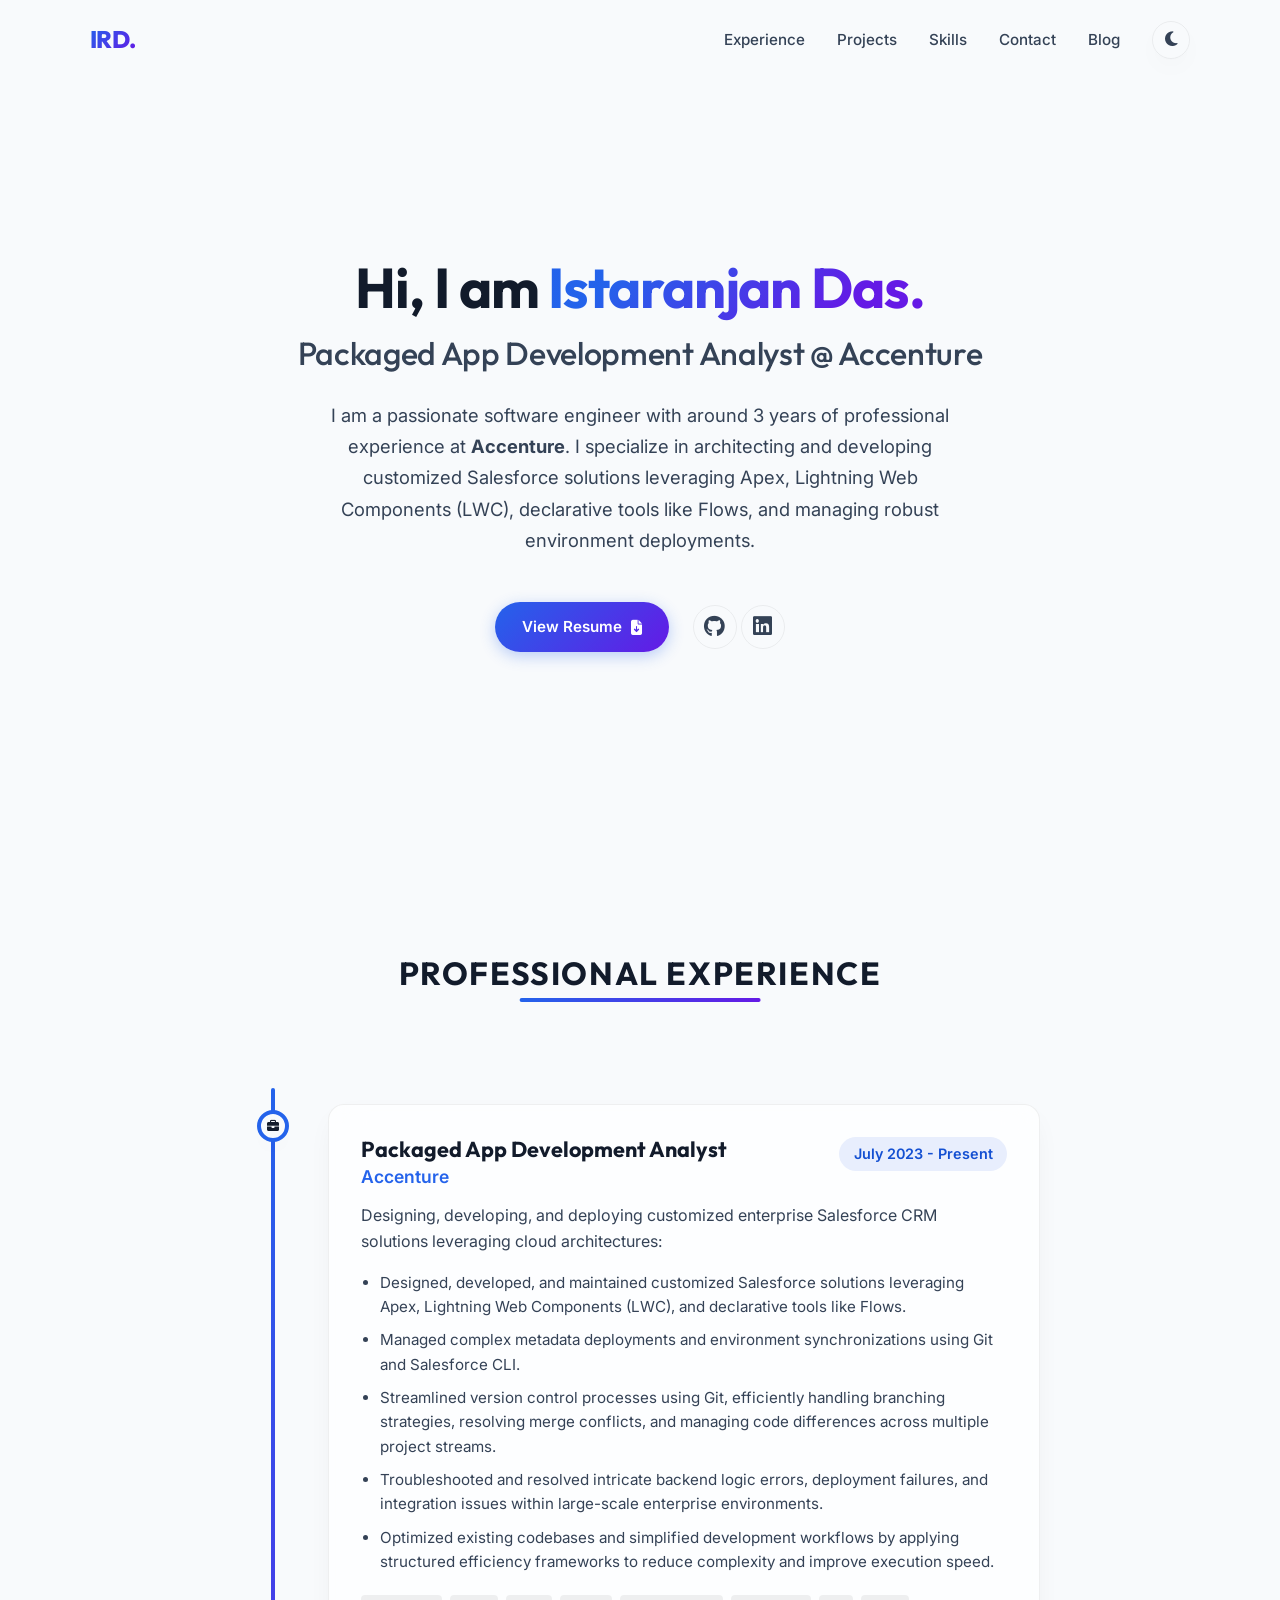
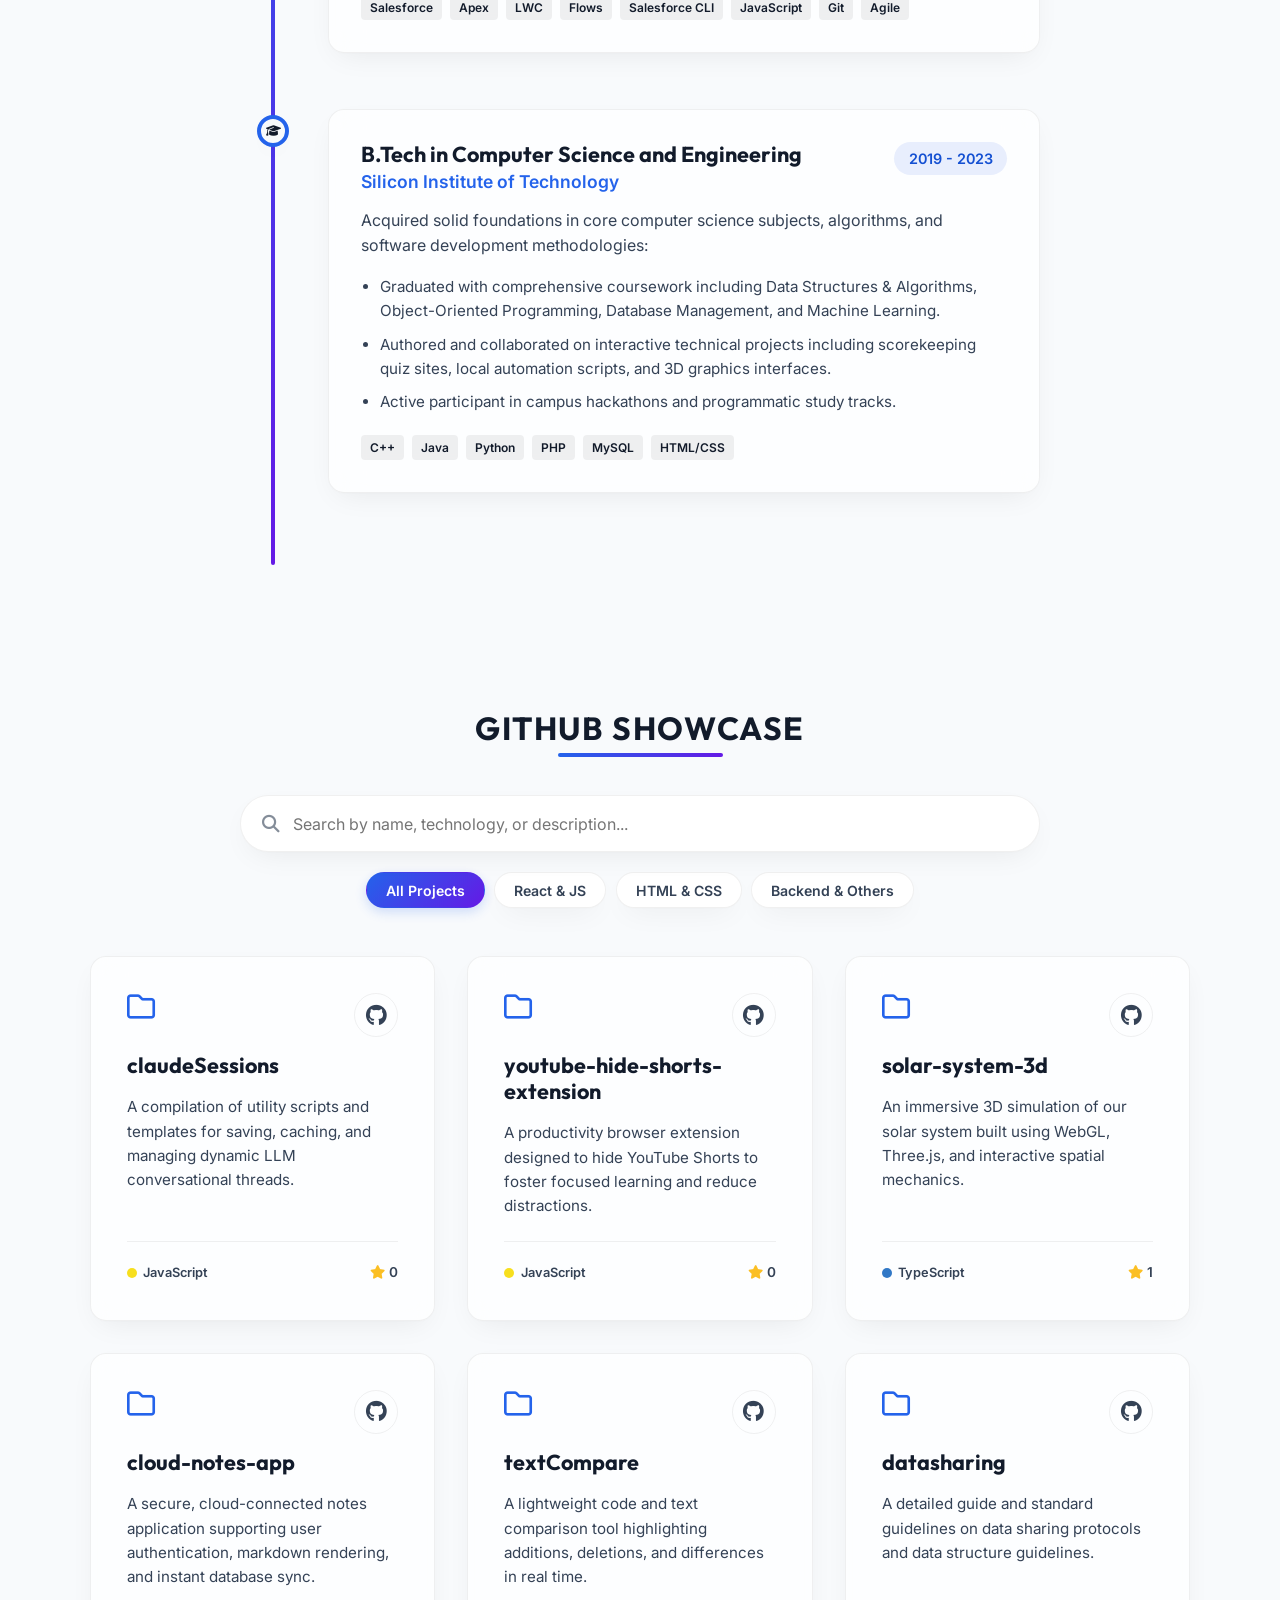
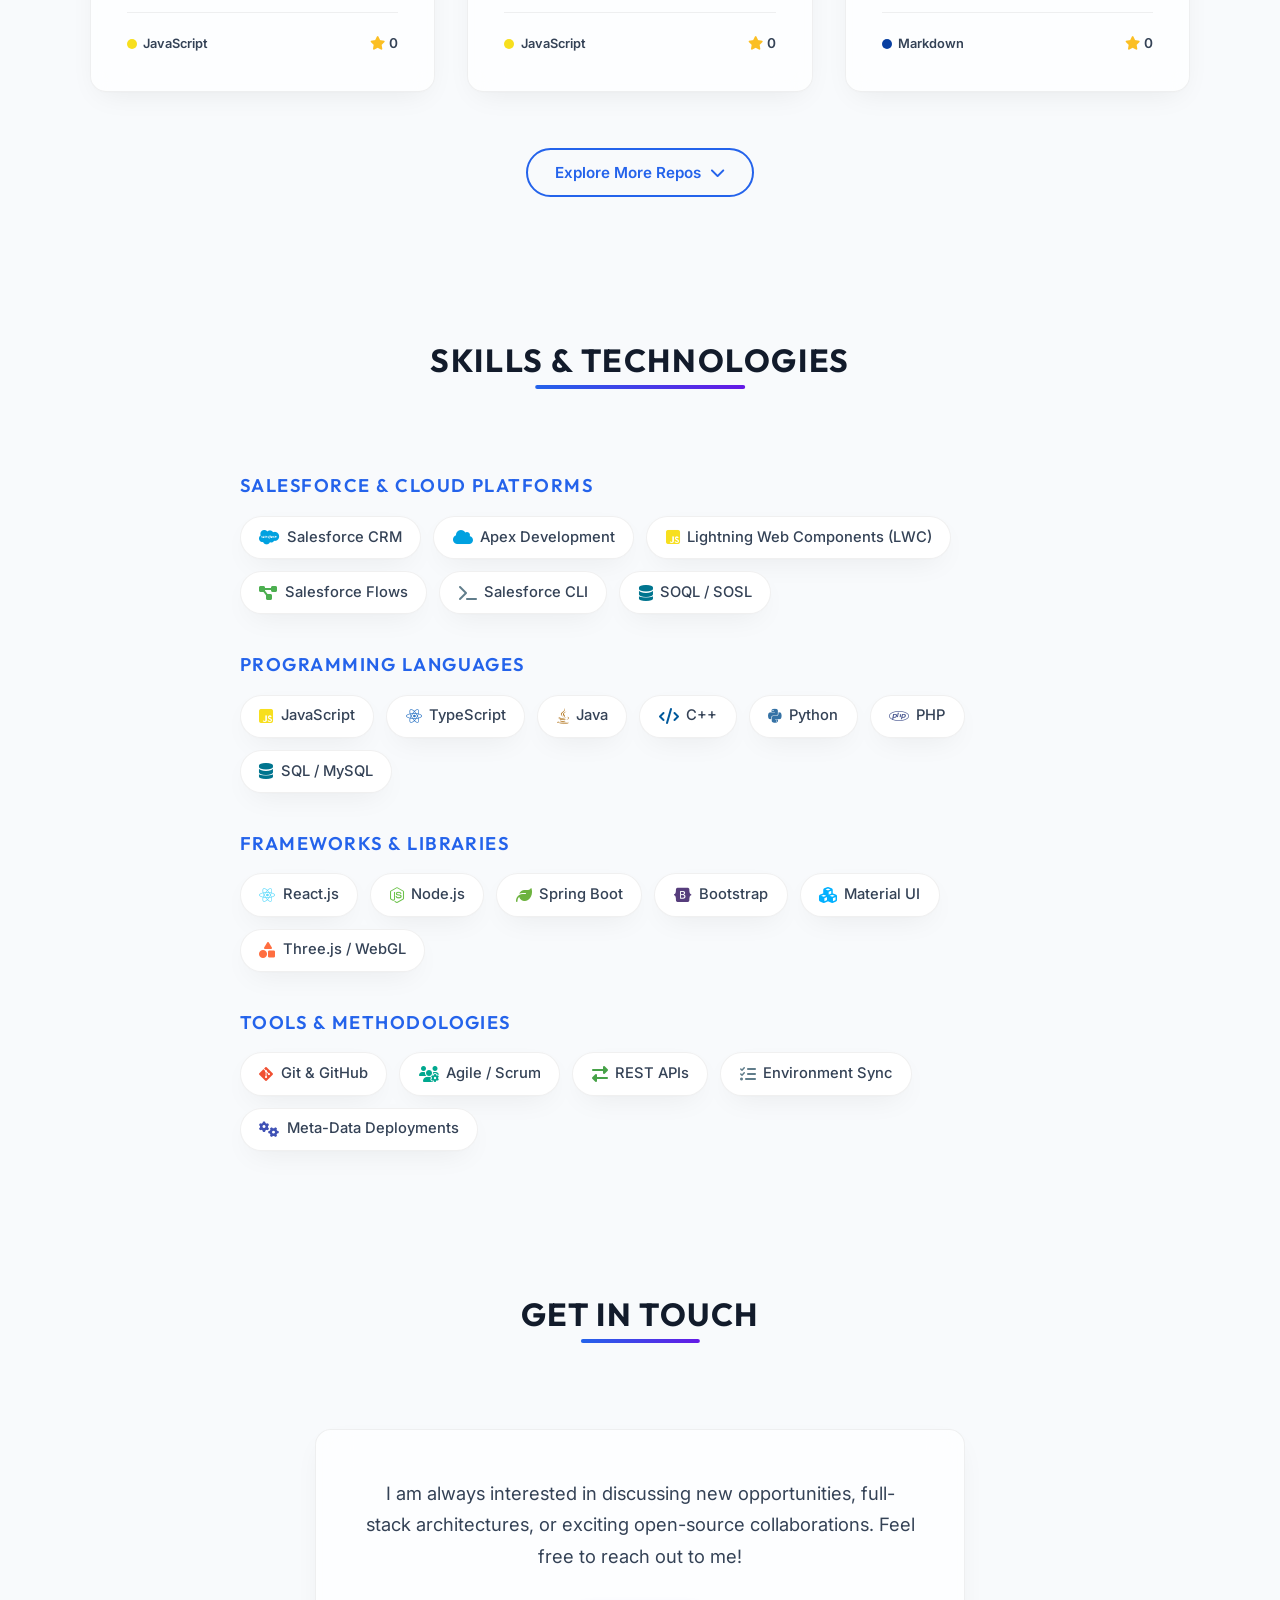
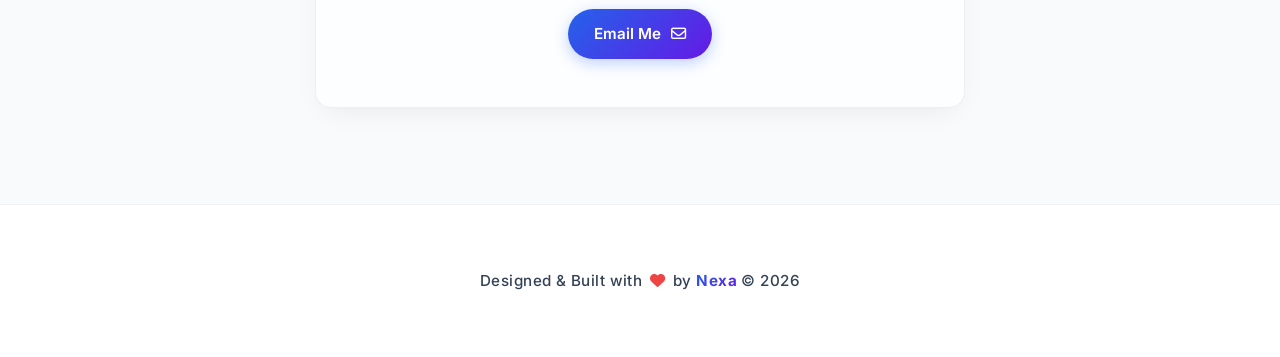
<file: index.html>
<!DOCTYPE html>
<html lang="en">
  <head>
    <meta charset="UTF-8" />
    <meta name="viewport" content="width=device-width, initial-scale=1" />
    <meta name="description" content="Istaranjan Das - Portfolio | Full-Stack Software Engineer at Accenture" />
    <meta name="keywords" content="Istaranjan Das, Portfolio, Software Engineer, Accenture, Full-Stack, React, Java, Silicon Institute of Technology, Web Developer" />
    <meta name="author" content="Istaranjan Das" />
    
    <!-- Open Graph Meta Tags for Social Sharing -->
    <meta property="og:title" content="Istaranjan Das | Portfolio" />
    <meta property="og:description" content="Full-Stack Software Engineer at Accenture. Explore my projects, skills, and professional journey." />
    <meta property="og:type" content="website" />
    <meta property="og:url" content="https://github.com/istaranjandas" />

    <!-- Google Fonts Links -->
    <link rel="preconnect" href="https://fonts.googleapis.com" />
    <link rel="preconnect" href="https://fonts.gstatic.com" crossorigin />
    
    <!-- Font Awesome (Robust CSS CDN to bypass adblockers) -->
    <link rel="stylesheet" href="https://cdnjs.cloudflare.com/ajax/libs/font-awesome/6.4.0/css/all.min.css" />
    
    <!-- Stylesheet -->
    <link rel="stylesheet" href="styles.css?v=1.3" />
    
    <title>Istaranjan Das | Portfolio</title>
  </head>
  <body class="light" id="top">
    <!-- Header Navigation -->
    <header class="header center" id="main-header">
      <div class="header__content">
        <h3>
          <a href="#top" class="logo">IRD.</a>
        </h3>

        <nav class="nav">
          <ul class="nav__list">
            <li class="nav__list-item">
              <a class="link link--nav" href="#experience">Experience</a>
            </li>
            <li class="nav__list-item">
              <a class="link link--nav" href="#projects">Projects</a>
            </li>
            <li class="nav__list-item">
              <a class="link link--nav" href="#skills">Skills</a>
            </li>
            <li class="nav__list-item">
              <a class="link link--nav" href="#contact">Contact</a>
            </li>
            <li class="nav__list-item">
              <a class="link link--nav" href="blog.html">Blog</a>
            </li>
          </ul>

          <div class="nav__actions">
            <!-- Theme toggle button -->
            <button type="button" aria-label="toggle theme" class="btn btn--icon">
              <i aria-hidden="true" id="btn-theme" class="fas fa-moon"></i>
            </button>

            <!-- Mobile menu hamburger -->
            <button
              type="button"
              aria-label="toggle navigation"
              class="btn btn--icon nav__hamburger"
            >
              <i aria-hidden="true" class="fas fa-bars"></i>
            </button>
          </div>
        </nav>
      </div>
    </header>

    <main>
      <!-- Hero Section -->
      <section class="about-container">
        <h1 class="hero-animate hero-animate-1">Hi, I am <span class="about__name">Istaranjan Das.</span></h1>
        <h2 class="about__role hero-animate hero-animate-2">Packaged App Development Analyst @ Accenture</h2>
        <p class="about__desc hero-animate hero-animate-3">
          I am a passionate software engineer with around 3 years of professional experience at <strong>Accenture</strong>. 
          I specialize in architecting and developing customized Salesforce solutions leveraging Apex, Lightning Web Components (LWC), 
          declarative tools like Flows, and managing robust environment deployments.
        </p>

        <div class="about__contact hero-animate hero-animate-4">
          <a href="https://drive.google.com/file/d/1Yy-6Q1cOYbucDfuZ_nM-Kw_yaNDpH4MH/view?usp=sharing" target="_blank" class="btn--action btn--filled">
            <span>View Resume</span> <i class="fas fa-file-download"></i>
          </a>
          
          <div class="social-links-wrapper">
            <a
              href="https://github.com/istaranjandas"
              aria-label="github"
              target="_blank"
              class="link--social"
            >
              <i aria-hidden="true" class="fab fa-github"></i>
            </a>

            <a
              href="https://linkedin.com/in/istaranjandas"
              aria-label="linkedin"
              target="_blank"
              class="link--social"
            >
              <i aria-hidden="true" class="fab fa-linkedin"></i>
            </a>
          </div>
        </div>
      </section>

      <!-- Professional Experience Section -->
      <section id="experience" class="section experience">
        <h2 class="section__title">Professional Experience</h2>
        
        <div class="experience-timeline">
          <!-- Timeline Item 1: Accenture -->
          <div class="timeline-item reveal-element">
            <div class="timeline-dot">
              <i class="fas fa-briefcase"></i>
            </div>
            <div class="timeline-content glass-panel">
              <div class="timeline-header">
                <div>
                  <h3 class="timeline-role">Packaged App Development Analyst</h3>
                  <span class="timeline-company">Accenture</span>
                </div>
                <span class="timeline-date">July 2023 - Present</span>
              </div>
              <p class="timeline-desc">
                Designing, developing, and deploying customized enterprise Salesforce CRM solutions leveraging cloud architectures:
              </p>
              <ul class="timeline-bullets">
                <li>Designed, developed, and maintained customized Salesforce solutions leveraging Apex, Lightning Web Components (LWC), and declarative tools like Flows.</li>
                <li>Managed complex metadata deployments and environment synchronizations using Git and Salesforce CLI.</li>
                <li>Streamlined version control processes using Git, efficiently handling branching strategies, resolving merge conflicts, and managing code differences across multiple project streams.</li>
                <li>Troubleshooted and resolved intricate backend logic errors, deployment failures, and integration issues within large-scale enterprise environments.</li>
                <li>Optimized existing codebases and simplified development workflows by applying structured efficiency frameworks to reduce complexity and improve execution speed.</li>
              </ul>
              <div class="timeline-tech-stack">
                <span class="tech-tag">Salesforce</span>
                <span class="tech-tag">Apex</span>
                <span class="tech-tag">LWC</span>
                <span class="tech-tag">Flows</span>
                <span class="tech-tag">Salesforce CLI</span>
                <span class="tech-tag">JavaScript</span>
                <span class="tech-tag">Git</span>
                <span class="tech-tag">Agile</span>
              </div>
            </div>
          </div>

          <!-- Timeline Item 2: Silicon Institute of Technology -->
          <div class="timeline-item reveal-element" style="transition-delay: 150ms;">
            <div class="timeline-dot">
              <i class="fas fa-graduation-cap"></i>
            </div>
            <div class="timeline-content glass-panel">
              <div class="timeline-header">
                <div>
                  <h3 class="timeline-role">B.Tech in Computer Science and Engineering</h3>
                  <span class="timeline-company">Silicon Institute of Technology</span>
                </div>
                <span class="timeline-date">2019 - 2023</span>
              </div>
              <p class="timeline-desc">
                Acquired solid foundations in core computer science subjects, algorithms, and software development methodologies:
              </p>
              <ul class="timeline-bullets">
                <li>Graduated with comprehensive coursework including Data Structures & Algorithms, Object-Oriented Programming, Database Management, and Machine Learning.</li>
                <li>Authored and collaborated on interactive technical projects including scorekeeping quiz sites, local automation scripts, and 3D graphics interfaces.</li>
                <li>Active participant in campus hackathons and programmatic study tracks.</li>
              </ul>
              <div class="timeline-tech-stack">
                <span class="tech-tag">C++</span>
                <span class="tech-tag">Java</span>
                <span class="tech-tag">Python</span>
                <span class="tech-tag">PHP</span>
                <span class="tech-tag">MySQL</span>
                <span class="tech-tag">HTML/CSS</span>
              </div>
            </div>
          </div>
        </div>
      </section>

      <!-- Projects Section -->
      <section id="projects" class="section projects">
        <h2 class="section__title">GitHub Showcase</h2>
        
        <!-- Interactive Controls -->
        <div class="projects-controls reveal-element">
          <div class="search-wrapper">
            <i class="fas fa-search search-icon"></i>
            <input 
              type="text" 
              id="proj-search" 
              class="search-input" 
              placeholder="Search by name, technology, or description..." 
              aria-label="Search repositories"
            />
          </div>
          
          <div class="filter-tabs">
            <button type="button" class="filter-tab active" data-filter="all">All Projects</button>
            <button type="button" class="filter-tab" data-filter="react-js">React & JS</button>
            <button type="button" class="filter-tab" data-filter="html-css">HTML & CSS</button>
            <button type="button" class="filter-tab" data-filter="others">Backend & Others</button>
          </div>
        </div>

        <!-- Dynamic Grid loaded via JavaScript -->
        <div class="projects__grid">
          <!-- Loading fallback / JS-disabled indicator -->
          <div class="no-results-message glass-panel" style="grid-column: 1 / -1;">
            <p><i class="fas fa-spinner fa-spin"></i> Loading interactive project archive...</p>
          </div>
        </div>

        <!-- Show More button -->
        <div class="projects-more-container">
          <button type="button" id="btn-show-more" class="btn--action btn--outline">
            <span>Explore More Repos</span> <i class="fas fa-chevron-down"></i>
          </button>
        </div>
      </section>

      <!-- Skills Section -->
      <section class="section skills" id="skills">
        <h2 class="section__title">Skills & Technologies</h2>
        
        <div class="skills-container">
          <!-- Category 1: Salesforce Cloud Platform -->
          <div class="skills-category reveal-element">
            <h3 class="skills-category-title">Salesforce & Cloud Platforms</h3>
            <ul class="skills__list">
              <li class="skills-pill"><i class="fab fa-salesforce" style="color: #00a1e0;"></i> Salesforce CRM</li>
              <li class="skills-pill"><i class="fas fa-cloud" style="color: #00a1e0;"></i> Apex Development</li>
              <li class="skills-pill"><i class="fab fa-js-square" style="color: #f7df1e;"></i> Lightning Web Components (LWC)</li>
              <li class="skills-pill"><i class="fas fa-project-diagram" style="color: #4caf50;"></i> Salesforce Flows</li>
              <li class="skills-pill"><i class="fas fa-terminal" style="color: #607d8b;"></i> Salesforce CLI</li>
              <li class="skills-pill"><i class="fas fa-database" style="color: #00758f;"></i> SOQL / SOSL</li>
            </ul>
          </div>

          <!-- Category 2: Languages -->
          <div class="skills-category reveal-element" style="transition-delay: 100ms;">
            <h3 class="skills-category-title">Programming Languages</h3>
            <ul class="skills__list">
              <li class="skills-pill"><i class="fab fa-js-square" style="color: #f7df1e;"></i> JavaScript</li>
              <li class="skills-pill"><i class="fab fa-react" style="color: #3178c6;"></i> TypeScript</li>
              <li class="skills-pill"><i class="fab fa-java" style="color: #b07219;"></i> Java</li>
              <li class="skills-pill"><i class="fas fa-code" style="color: #00599c;"></i> C++</li>
              <li class="skills-pill"><i class="fab fa-python" style="color: #3572A5;"></i> Python</li>
              <li class="skills-pill"><i class="fab fa-php" style="color: #4F5D95;"></i> PHP</li>
              <li class="skills-pill"><i class="fas fa-database" style="color: #00758f;"></i> SQL / MySQL</li>
            </ul>
          </div>

          <!-- Category 3: Frameworks & Libraries -->
          <div class="skills-category reveal-element" style="transition-delay: 150ms;">
            <h3 class="skills-category-title">Frameworks & Libraries</h3>
            <ul class="skills__list">
              <li class="skills-pill"><i class="fab fa-react" style="color: #61dafb;"></i> React.js</li>
              <li class="skills-pill"><i class="fab fa-node-js" style="color: #6cc24a;"></i> Node.js</li>
              <li class="skills-pill"><i class="fas fa-leaf" style="color: #6db33f;"></i> Spring Boot</li>
              <li class="skills-pill"><i class="fab fa-bootstrap" style="color: #563d7c;"></i> Bootstrap</li>
              <li class="skills-pill"><i class="fas fa-cubes" style="color: #00b0ff;"></i> Material UI</li>
              <li class="skills-pill"><i class="fas fa-shapes" style="color: #ff6e40;"></i> Three.js / WebGL</li>
            </ul>
          </div>

          <!-- Category 4: Tools & Methodologies -->
          <div class="skills-category reveal-element" style="transition-delay: 200ms;">
            <h3 class="skills-category-title">Tools & Methodologies</h3>
            <ul class="skills__list">
              <li class="skills-pill"><i class="fab fa-git-alt" style="color: #f05032;"></i> Git & GitHub</li>
              <li class="skills-pill"><i class="fas fa-users-cog" style="color: #00a88f;"></i> Agile / Scrum</li>
              <li class="skills-pill"><i class="fas fa-exchange-alt" style="color: #47a248;"></i> REST APIs</li>
              <li class="skills-pill"><i class="fas fa-tasks" style="color: #607d8b;"></i> Environment Sync</li>
              <li class="skills-pill"><i class="fas fa-cogs" style="color: #3f51b5;"></i> Meta-Data Deployments</li>
            </ul>
          </div>
        </div>
      </section>

      <!-- Contact Section -->
      <section class="section contact" id="contact">
        <h2 class="section__title">Get In Touch</h2>
        
        <div class="contact-wrapper glass-panel reveal-element">
          <p class="contact-text">
            I am always interested in discussing new opportunities, full-stack architectures, or exciting open-source collaborations. 
            Feel free to reach out to me!
          </p>
          <a href="mailto:istaranjandas@gmail.com" class="btn--action btn--filled">
            <span>Email Me</span> <i class="far fa-envelope"></i>
          </a>
        </div>
      </section>
    </main>

    <!-- Footer -->
    <footer class="footer">
      <div class="main">
        <p class="footer__text">
          Designed & Built with <i class="fas fa-heart footer__heart" aria-hidden="true"></i> by <a href="#" id="nexa-trigger" class="nexa-link">Nexa</a> &copy; 2026
        </p>
      </div>
    </footer>

    <!-- Nexa Modal -->
    <div id="nexa-modal" class="modal-overlay">
      <div class="modal-content glass-panel">
        <button type="button" class="modal-close" id="nexa-close" aria-label="Close modal">&times;</button>
        <div class="modal-header">
          <i class="fas fa-robot modal-icon"></i>
          <h3 class="modal-title">Meet Nexa 🌸</h3>
        </div>
        <p class="modal-body">
          Hi! I am <strong>Nexa</strong>, an agentic AI coding assistant designed by the Google DeepMind team. 
          As Istaranjan's dedicated pair programmer, I worked autonomously to architect this clean layout, 
          style these premium HSL glassmorphism cards, compile his 33 GitHub projects, and bring this portfolio 
          to life. I'm always thrilled to help developers achieve their coding goals! ✨
        </p>
      </div>
    </div>

    <!-- Scroll up button -->
    <div class="scroll-top">
      <a aria-label="Scroll to top" href="#top" class="btn-scroll">
        <i aria-hidden="true" class="fas fa-arrow-up"></i>
      </a>
    </div>

    <!-- Script File -->
    <script src="./script.js"></script>
  </body>
</html>
</file>
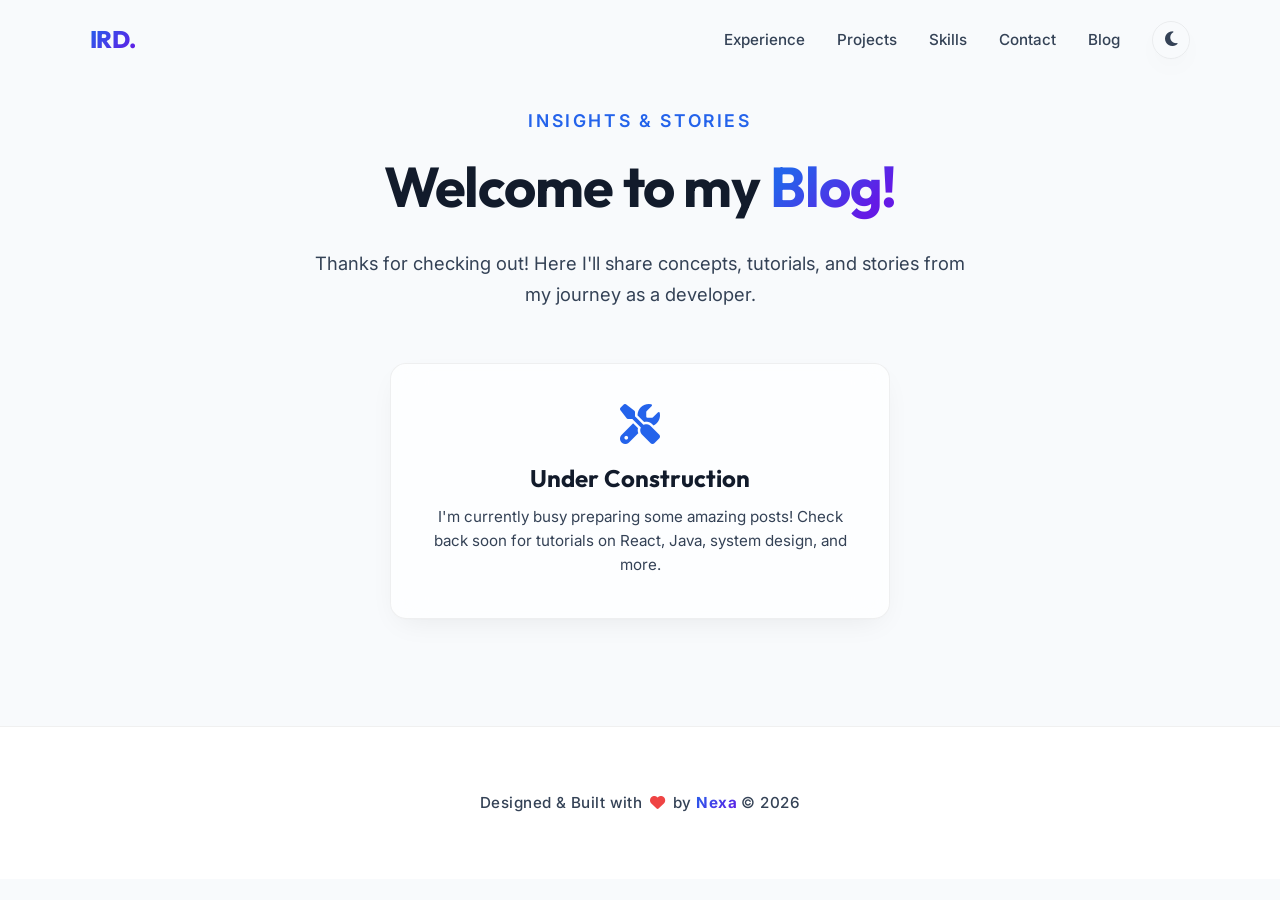
<file: blog.html>
<!DOCTYPE html>
<html lang="en">
  <head>
    <meta charset="UTF-8" />
    <meta name="viewport" content="width=device-width, initial-scale=1" />
    <meta name="description" content="Istaranjan Das - Blog | Insights on software engineering and coding" />
    <meta name="keywords" content="Istaranjan Das, Blog, Coding Insights, Software Engineering, Accenture" />
    <meta name="author" content="Istaranjan Das" />

    <!-- Google Fonts Links -->
    <link rel="preconnect" href="https://fonts.googleapis.com" />
    <link rel="preconnect" href="https://fonts.gstatic.com" crossorigin />
    
    <!-- Font Awesome (Robust CSS CDN to bypass adblockers) -->
    <link rel="stylesheet" href="https://cdnjs.cloudflare.com/ajax/libs/font-awesome/6.4.0/css/all.min.css" />
    
    <!-- Stylesheet -->
    <link rel="stylesheet" href="styles.css?v=1.3" />
    
    <title>Istaranjan Das | Blog</title>
  </head>
  <body class="light" id="top">
    <!-- Header Navigation -->
    <header class="header center" id="main-header">
      <div class="header__content">
        <h3>
          <a href="index.html#top" class="logo">IRD.</a>
        </h3>

        <nav class="nav">
          <ul class="nav__list">
            <li class="nav__list-item">
              <a class="link link--nav" href="index.html#experience">Experience</a>
            </li>
            <li class="nav__list-item">
              <a class="link link--nav" href="index.html#projects">Projects</a>
            </li>
            <li class="nav__list-item">
              <a class="link link--nav" href="index.html#skills">Skills</a>
            </li>
            <li class="nav__list-item">
              <a class="link link--nav" href="index.html#contact">Contact</a>
            </li>
            <li class="nav__list-item">
              <a class="link link--nav" href="blog.html">Blog</a>
            </li>
          </ul>

          <div class="nav__actions">
            <!-- Theme toggle button -->
            <button type="button" aria-label="toggle theme" class="btn btn--icon">
              <i aria-hidden="true" id="btn-theme" class="fas fa-moon"></i>
            </button>

            <!-- Mobile menu hamburger -->
            <button
              type="button"
              aria-label="toggle navigation"
              class="btn btn--icon nav__hamburger"
            >
              <i aria-hidden="true" class="fas fa-bars"></i>
            </button>
          </div>
        </nav>
      </div>
    </header>

    <main>
      <!-- Blog Intro Section -->
      <section class="about-container" style="min-height: 70vh;">
        <p class="about__greeting">Insights & Stories</p>
        <h1>Welcome to my <span class="about__name">Blog!</span></h1>
        <p class="about__desc" style="margin-bottom: 2em;">
          Thanks for checking out! Here I'll share concepts, tutorials, and stories from my journey as a developer.
        </p>
        
        <div class="contact-wrapper glass-panel" style="max-width: 500px; padding: 2.5em; margin-top: 1em;">
          <i class="fas fa-tools" style="font-size: 2.5rem; margin-bottom: 0.5em; color: var(--clr-primary);"></i>
          <h3 style="margin-bottom: 0.5em; color: var(--clr-fg-alt);">Under Construction</h3>
          <p style="font-size: 0.95rem;">
            I'm currently busy preparing some amazing posts! Check back soon for tutorials on React, Java, system design, and more.
          </p>
        </div>
      </section>
    </main>

    <!-- Footer -->
    <footer class="footer">
      <div class="main">
        <p class="footer__text">
          Designed & Built with <i class="fas fa-heart footer__heart" aria-hidden="true"></i> by <a href="#" id="nexa-trigger" class="nexa-link">Nexa</a> &copy; 2026
        </p>
      </div>
    </footer>

    <!-- Nexa Modal -->
    <div id="nexa-modal" class="modal-overlay">
      <div class="modal-content glass-panel">
        <button type="button" class="modal-close" id="nexa-close" aria-label="Close modal">&times;</button>
        <div class="modal-header">
          <i class="fas fa-robot modal-icon"></i>
          <h3 class="modal-title">Meet Nexa 🌸</h3>
        </div>
        <p class="modal-body">
          Hi! I am <strong>Nexa</strong>, an agentic AI coding assistant designed by the Google DeepMind team. 
          As Istaranjan's dedicated pair programmer, I worked autonomously to architect this clean layout, 
          style these premium HSL glassmorphism cards, compile his 33 GitHub projects, and bring this portfolio 
          to life. I'm always thrilled to help developers achieve their coding goals! ✨
        </p>
      </div>
    </div>

    <!-- Scroll up button -->
    <div class="scroll-top">
      <a aria-label="Scroll to top" href="#top" class="btn-scroll">
        <i aria-hidden="true" class="fas fa-arrow-up"></i>
      </a>
    </div>

    <!-- Script File -->
    <script src="./script.js"></script>
  </body>
</html>
</file>
<file: styles.css>
/*=========================================
  DESIGN SYSTEM & VARIABLES
=========================================*/
@import url('https://fonts.googleapis.com/css2?family=Inter:wght@300;400;500;600;700&family=Outfit:wght@400;500;600;700;800&display=swap');

:root {
  --font-heading: 'Outfit', sans-serif;
  --font-body: 'Inter', sans-serif;
  --transition-smooth: all 0.3s cubic-bezier(0.4, 0, 0.2, 1);
  --border-radius-sm: 8px;
  --border-radius-md: 16px;
  --border-radius-lg: 24px;
}

.light {
  --clr-bg: hsl(210, 40%, 98%);
  --clr-bg-alt: hsl(0, 0%, 100%);
  --clr-bg-glass: rgba(255, 255, 255, 0.75);
  --clr-fg: hsl(215, 25%, 27%);
  --clr-fg-alt: hsl(220, 40%, 12%);
  --clr-primary: hsl(221, 83%, 53%);
  --clr-primary-rgb: 37, 99, 235;
  --clr-accent: hsl(262, 80%, 50%);
  --clr-accent-rgb: 124, 58, 237;
  --clr-border: rgba(0, 0, 0, 0.06);
  --shadow: 0 10px 30px -10px rgba(0, 0, 0, 0.08), 0 1px 3px rgba(0, 0, 0, 0.02);
  --shadow-lg: 0 20px 40px -15px rgba(0, 0, 0, 0.12);
  --clr-badge-bg: hsl(221, 83%, 95%);
  --clr-badge-fg: hsl(221, 83%, 45%);
}

.dark {
  --clr-bg: hsl(222, 47%, 7%);
  --clr-bg-alt: hsl(223, 40%, 11%);
  --clr-bg-glass: rgba(13, 17, 28, 0.75);
  --clr-fg: hsl(215, 20%, 75%);
  --clr-fg-alt: hsl(0, 0%, 100%);
  --clr-primary: hsl(217, 91%, 60%);
  --clr-primary-rgb: 59, 130, 246;
  --clr-accent: hsl(263, 90%, 70%);
  --clr-accent-rgb: 139, 92, 246;
  --clr-border: rgba(255, 255, 255, 0.06);
  --shadow: 0 10px 30px -10px rgba(0, 0, 0, 0.5), 0 1px 3px rgba(0, 0, 0, 0.2);
  --shadow-lg: 0 20px 50px -15px rgba(0, 0, 0, 0.7);
  --clr-badge-bg: hsl(217, 91%, 12%);
  --clr-badge-fg: hsl(217, 91%, 75%);
}

/*=========================================
  GLOBAL RESET & STRUCTURAL BASE
=========================================*/
* {
  padding: 0;
  margin: 0;
  border: 0;
  outline: 0;
  box-shadow: none;
  box-sizing: border-box;
}

/* Form and interactive element typography/color inheritance */
input, select, textarea, button {
  font-family: inherit;
  font-size: inherit;
  color: inherit;
  background-color: transparent;
}

i {
  font-family: "Font Awesome 6 Free", "Font Awesome 6 Brands", "Font Awesome 5 Free", "Font Awesome 5 Brands", "Font Awesome", sans-serif !important;
  font-style: normal;
}

html {
  scroll-behavior: smooth;
  scroll-padding-top: 100px;
}

body {
  font-family: var(--font-body);
  line-height: 1.6;
  color: var(--clr-fg);
  background-color: var(--clr-bg);
  transition: background-color 0.4s ease, color 0.4s ease;
  overflow-x: hidden;
}

/* Typography */
h1, h2, h3, h4 {
  font-family: var(--font-heading);
  font-weight: 700;
  line-height: 1.2;
  color: var(--clr-fg-alt);
  transition: color 0.4s ease;
}

h1 { font-size: 3.5rem; letter-spacing: -0.02em; }
h2 { font-size: 2.25rem; letter-spacing: -0.01em; }
h3 { font-size: 1.5rem; }
h4 { font-size: 1.25rem; }

p {
  color: var(--clr-fg);
  font-size: 1.05rem;
}

ul { list-style-type: none; }
a {
  text-decoration: none;
  color: inherit;
}
button { cursor: pointer; }

/*=========================================
  LAYOUT & UTILITIES
=========================================*/
.center {
  display: flex;
  align-items: center;
}

main {
  max-width: 1100px;
  width: 90%;
  margin: 0 auto;
}

.section {
  margin-top: 7em;
  padding-top: 2em;
}

.section__title {
  text-align: center;
  margin-bottom: 1.5em;
  text-transform: uppercase;
  font-size: 2rem;
  letter-spacing: 0.05em;
  position: relative;
  display: inline-block;
  left: 50%;
  transform: translateX(-50%);
}

.section__title::after {
  content: "";
  position: absolute;
  bottom: -10px;
  left: 25%;
  width: 50%;
  height: 4px;
  background: linear-gradient(90deg, var(--clr-primary), var(--clr-accent));
  border-radius: 2px;
}

/* Glassmorphism utility */
.glass-panel {
  background-color: var(--clr-bg-glass);
  backdrop-filter: blur(16px) saturate(180%);
  -webkit-backdrop-filter: blur(16px) saturate(180%);
  border: 1px solid var(--clr-border);
  box-shadow: var(--shadow);
  border-radius: var(--border-radius-md);
  transition: var(--transition-smooth);
}

/*=========================================
  HEADER & NAVIGATION (GLASSMORPHIC)
=========================================*/
.header {
  height: 5em;
  position: fixed;
  top: 0;
  left: 0;
  right: 0;
  z-index: 100;
  transition: var(--transition-smooth);
  border-bottom: 1px solid transparent;
}

/* Scroll styling for header, toggled in JS if needed, or always present */
.header-scrolled {
  background-color: var(--clr-bg-glass);
  backdrop-filter: blur(12px);
  -webkit-backdrop-filter: blur(12px);
  border-bottom: 1px solid var(--clr-border);
  height: 4.5em;
}

.header__content {
  max-width: 1100px;
  width: 90%;
  height: 100%;
  margin: 0 auto;
  display: flex;
  justify-content: space-between;
  align-items: center;
}

.logo {
  font-family: var(--font-heading);
  font-weight: 800;
  font-size: 1.5rem;
  background: linear-gradient(135deg, var(--clr-primary), var(--clr-accent));
  -webkit-background-clip: text;
  -webkit-text-fill-color: transparent;
  background-clip: text;
  letter-spacing: -0.03em;
}

.nav {
  display: flex;
  align-items: center;
}

.nav__list {
  display: flex;
  align-items: center;
  gap: 2em;
}

.link--nav {
  font-weight: 500;
  font-size: 0.95rem;
  transition: var(--transition-smooth);
  color: var(--clr-fg);
  position: relative;
  padding: 0.3em 0;
  background: transparent !important;
  background-color: transparent !important;
}

.link--nav:hover {
  color: var(--clr-primary);
}

.link--nav::before {
  content: "";
  position: absolute;
  bottom: 0;
  left: 0;
  width: 0;
  height: 2px;
  background: linear-gradient(90deg, var(--clr-primary), var(--clr-accent));
  transition: var(--transition-smooth);
}

.link--nav:hover::before {
  width: 100%;
}

.nav__actions {
  display: flex;
  align-items: center;
  gap: 1.2em;
  margin-left: 2em;
}

.btn--icon {
  background: none;
  border: 1px solid var(--clr-border);
  width: 38px;
  height: 38px;
  border-radius: 50%;
  display: flex;
  align-items: center;
  justify-content: center;
  font-size: 1.05rem;
  color: var(--clr-fg);
  transition: var(--transition-smooth);
  box-shadow: var(--shadow);
}

.btn--icon:hover {
  color: var(--clr-primary);
  border-color: var(--clr-primary);
  transform: translateY(-2px);
}

.nav__hamburger {
  display: none;
}

/*=========================================
  HERO & ABOUT SECTION
=========================================*/
.about-container {
  min-height: 90vh;
  display: flex;
  flex-direction: column;
  justify-content: center;
  align-items: center;
  text-align: center;
  padding-top: 6em;
}

.about__greeting {
  font-size: 1.1rem;
  font-weight: 600;
  text-transform: uppercase;
  letter-spacing: 0.15em;
  color: var(--clr-primary);
  margin-bottom: 1em;
}

.about__name {
  background: linear-gradient(135deg, var(--clr-primary) 20%, var(--clr-accent) 80%);
  -webkit-background-clip: text;
  -webkit-text-fill-color: transparent;
  background-clip: text;
}

.about__role {
  font-size: 2rem;
  font-weight: 500;
  margin-top: 0.4em;
  color: var(--clr-fg);
}

.about__desc {
  max-width: 650px;
  margin: 1.5em auto 2.5em;
  font-size: 1.15rem;
  color: var(--clr-fg);
  line-height: 1.7;
}

.about__contact {
  display: flex;
  align-items: center;
  justify-content: center;
  gap: 1.5em;
}

/* Premium Buttons */
.btn--action {
  display: inline-flex;
  align-items: center;
  gap: 0.6em;
  padding: 0.85em 1.75em;
  border-radius: 50px;
  font-weight: 600;
  font-size: 0.95rem;
  transition: var(--transition-smooth);
}

.btn--filled {
  background-color: #2563eb !important; /* Hex solid fallback */
  background-color: var(--clr-primary) !important; /* Variable solid fallback */
  background: linear-gradient(135deg, #2563eb, #7c3aed) !important; /* Hex gradient fallback */
  background: linear-gradient(135deg, var(--clr-primary), var(--clr-accent)) !important; /* Variable gradient */
  color: #fff !important;
  box-shadow: 0 4px 15px rgba(var(--clr-primary-rgb), 0.3);
}

.btn--filled:hover {
  transform: translateY(-3px);
  box-shadow: 0 6px 20px rgba(var(--clr-primary-rgb), 0.4);
}

.btn--outline {
  border: 2px solid var(--clr-primary);
  color: var(--clr-primary) !important;
  position: relative;
  z-index: 1;
}

.btn--outline:hover {
  color: #fff !important;
  background: var(--clr-primary);
  transform: translateY(-3px);
}

.link--social {
  font-size: 1.35rem;
  color: var(--clr-fg);
  transition: var(--transition-smooth);
  width: 44px;
  height: 44px;
  border-radius: 50%;
  border: 1px solid var(--clr-border);
  display: inline-flex;
  align-items: center;
  justify-content: center;
}

.link--social:hover {
  color: var(--clr-primary);
  border-color: var(--clr-primary);
  transform: translateY(-3px);
  box-shadow: var(--shadow);
}

/*=========================================
  PROFESSIONAL EXPERIENCE TIMELINE
=========================================*/
.experience-timeline {
  position: relative;
  max-width: 800px;
  margin: 3em auto 0;
  padding: 1em 0;
}

.experience-timeline::before {
  content: "";
  position: absolute;
  left: 31px;
  top: 0;
  bottom: 0;
  width: 4px;
  background: linear-gradient(180deg, var(--clr-primary) 0%, var(--clr-accent) 100%);
  border-radius: 2px;
}

.timeline-item {
  position: relative;
  margin-bottom: 3.5em;
  padding-left: 5.5em;
}

.timeline-dot {
  position: absolute;
  left: 17px;
  top: 6px;
  width: 32px;
  height: 32px;
  border-radius: 50%;
  background-color: var(--clr-bg);
  border: 4px solid var(--clr-primary);
  z-index: 2;
  display: flex;
  align-items: center;
  justify-content: center;
  box-shadow: var(--shadow);
  transition: var(--transition-smooth);
}

.timeline-item:hover .timeline-dot {
  transform: scale(1.2);
  border-color: var(--clr-accent);
}

.timeline-dot i {
  font-size: 0.75rem;
  color: var(--clr-fg-alt);
}

.timeline-content {
  padding: 2em;
}

.timeline-header {
  display: flex;
  justify-content: space-between;
  align-items: flex-start;
  flex-wrap: wrap;
  gap: 0.5em;
  margin-bottom: 0.75em;
}

.timeline-role {
  font-weight: 700;
  font-size: 1.35rem;
  color: var(--clr-fg-alt);
}

.timeline-company {
  font-weight: 600;
  color: var(--clr-primary);
  font-size: 1.1rem;
}

.timeline-date {
  font-size: 0.9rem;
  font-weight: 600;
  color: var(--clr-badge-fg);
  background-color: var(--clr-badge-bg);
  padding: 0.35em 1em;
  border-radius: 50px;
}

.timeline-desc {
  font-size: 1rem;
  line-height: 1.6;
}

.timeline-bullets {
  margin-top: 1em;
  padding-left: 1.2em;
  list-style-type: disc;
}

.timeline-bullets li {
  margin-bottom: 0.6em;
  color: var(--clr-fg);
  font-size: 0.95rem;
}

.timeline-tech-stack {
  display: flex;
  flex-wrap: wrap;
  gap: 0.5em;
  margin-top: 1.25em;
}

.tech-tag {
  font-size: 0.75rem;
  font-weight: 600;
  padding: 0.25em 0.75em;
  border-radius: 4px;
  background-color: var(--clr-border);
  color: var(--clr-fg-alt);
}

/*=========================================
  INTERACTIVE GITHUB REPOSITORIES / PROJECTS
=========================================*/
.projects-controls {
  max-width: 800px;
  margin: 0 auto 3em;
  display: flex;
  flex-direction: column;
  gap: 1.25em;
}

/* Search bar styling */
.search-wrapper {
  position: relative;
  width: 100%;
}

.search-icon {
  position: absolute;
  left: 1.25em;
  top: 50%;
  transform: translateY(-50%);
  color: var(--clr-fg);
  opacity: 0.6;
  font-size: 1.1rem;
}

.search-input {
  width: 100%;
  padding: 1.1em 1em 1.1em 3.25em;
  border: 1px solid var(--clr-border);
  border-radius: 50px;
  background-color: var(--clr-bg-alt);
  font-size: 1rem;
  transition: var(--transition-smooth);
  color: var(--clr-fg-alt);
  box-shadow: var(--shadow);
}

.search-input:focus {
  border-color: var(--clr-primary);
  box-shadow: 0 0 0 4px rgba(var(--clr-primary-rgb), 0.1);
}

/* Filter pills styling */
.filter-tabs {
  display: flex;
  flex-wrap: wrap;
  gap: 0.6em;
  justify-content: center;
}

.filter-tab {
  padding: 0.6em 1.35em;
  border-radius: 50px;
  font-size: 0.88rem;
  font-weight: 600;
  transition: var(--transition-smooth);
  border: 1px solid var(--clr-border);
  background-color: var(--clr-bg-alt);
  color: var(--clr-fg);
  box-shadow: var(--shadow);
}

.filter-tab:hover {
  border-color: var(--clr-primary);
  color: var(--clr-primary);
  transform: translateY(-1px);
}

.filter-tab.active {
  background-color: #2563eb !important; /* Hex solid fallback */
  background-color: var(--clr-primary) !important; /* Variable solid fallback */
  background: linear-gradient(135deg, #2563eb, #7c3aed) !important; /* Hex gradient fallback */
  background: linear-gradient(135deg, var(--clr-primary), var(--clr-accent)) !important; /* Variable gradient */
  color: #fff !important;
  border-color: transparent !important;
  box-shadow: 0 4px 12px rgba(var(--clr-primary-rgb), 0.2);
}

/* Dynamic Projects grid */
.projects__grid {
  display: grid;
  grid-template-columns: repeat(auto-fill, minmax(320px, 1fr));
  gap: 2em;
  margin-top: 1.5em;
}

.project-card {
  display: flex;
  flex-direction: column;
  justify-content: space-between;
  padding: 2.25em;
  height: 100%;
}

.project-card:hover {
  transform: translateY(-6px);
  border-color: var(--clr-primary);
  box-shadow: var(--shadow-lg);
}

.project-card-header {
  display: flex;
  justify-content: space-between;
  align-items: flex-start;
  margin-bottom: 1em;
}

.project-folder-icon {
  font-size: 1.75rem;
  color: var(--clr-primary);
}

.project-links {
  display: flex;
  gap: 1em;
}

.project-card-title {
  font-size: 1.35rem;
  font-weight: 700;
  margin-bottom: 0.75em;
  color: var(--clr-fg-alt);
}

.project-card-desc {
  font-size: 0.95rem;
  line-height: 1.6;
  margin-bottom: 1.5em;
  color: var(--clr-fg);
  flex-grow: 1;
}

.project-card-footer {
  display: flex;
  justify-content: space-between;
  align-items: center;
  margin-top: auto;
  border-top: 1px solid var(--clr-border);
  padding-top: 1.25em;
}

.project-language {
  display: flex;
  align-items: center;
  gap: 0.5em;
  font-size: 0.8rem;
  font-weight: 600;
}

.language-dot {
  width: 10px;
  height: 10px;
  border-radius: 50%;
  background-color: var(--clr-primary);
}

.project-stars {
  display: flex;
  align-items: center;
  gap: 0.3em;
  font-size: 0.85rem;
  font-weight: 600;
}

.project-stars i {
  color: #fbbf24;
}

/* Progressive disclosure (Show more button) */
.projects-more-container {
  display: flex;
  justify-content: center;
  margin-top: 3.5em;
}

.no-results-message {
  grid-column: 1 / -1;
  text-align: center;
  padding: 4em 0;
  font-size: 1.15rem;
  color: var(--clr-fg);
}

/*=========================================
  SKILLS SECTION
=========================================*/
.skills-container {
  max-width: 800px;
  margin: 3em auto 0;
}

.skills-category {
  margin-bottom: 2.5em;
}

.skills-category-title {
  font-size: 1.15rem;
  text-transform: uppercase;
  letter-spacing: 0.08em;
  margin-bottom: 1em;
  color: var(--clr-primary);
  font-weight: 600;
}

.skills__list {
  display: flex;
  flex-wrap: wrap;
  gap: 0.75em;
}

.skills-pill {
  font-size: 0.92rem;
  font-weight: 500;
  padding: 0.6em 1.25em;
  border-radius: 50px;
  display: inline-flex;
  align-items: center;
  gap: 0.5em;
  border: 1px solid var(--clr-border);
  transition: var(--transition-smooth);
  box-shadow: var(--shadow);
  background-color: var(--clr-bg-alt);
}

.skills-pill:hover {
  border-color: var(--clr-primary);
  color: var(--clr-primary);
  transform: translateY(-2px);
  box-shadow: 0 4px 12px rgba(var(--clr-primary-rgb), 0.1);
}

.skills-pill i {
  font-size: 1rem;
}

/*=========================================
  CONTACT SECTION (GLASSMORPHIC CARD)
=========================================*/
.contact-wrapper {
  max-width: 650px;
  margin: 3em auto 0;
  padding: 3em;
  text-align: center;
}

.contact-text {
  font-size: 1.15rem;
  margin-bottom: 2em;
  line-height: 1.7;
}

/*=========================================
  FOOTER
=========================================*/
.footer {
  padding: 4em 0;
  margin-top: 6em;
  border-top: 1px solid var(--clr-border);
  text-align: center;
  background-color: var(--clr-bg-alt);
}

.footer__text {
  font-size: 0.95rem;
  font-weight: 500;
  color: var(--clr-fg);
  letter-spacing: 0.03em;
}

.footer__heart {
  color: #ef4444;
  margin: 0 0.2em;
}

/* Scroll top button */
.scroll-top {
  display: none;
  position: fixed;
  bottom: 2em;
  right: 2em;
  z-index: 99;
}

.btn-scroll {
  width: 44px;
  height: 44px;
  background-color: #2563eb !important; /* Hex solid fallback */
  background-color: var(--clr-primary) !important; /* Variable solid fallback */
  background: linear-gradient(135deg, #2563eb, #7c3aed) !important; /* Hex gradient fallback */
  background: linear-gradient(135deg, var(--clr-primary), var(--clr-accent)) !important; /* Variable gradient */
  color: #fff !important;
  border-radius: 50%;
  display: flex;
  align-items: center;
  justify-content: center;
  box-shadow: 0 4px 15px rgba(var(--clr-primary-rgb), 0.3);
  transition: var(--transition-smooth);
}

.btn-scroll:hover {
  transform: translateY(-3px);
  box-shadow: 0 6px 20px rgba(var(--clr-primary-rgb), 0.4);
}

/*=========================================
  RESPONSIVE BREAKPOINTS (MEDIA QUERIES)
=========================================*/
@media (max-width: 900px) {
  h1 { font-size: 2.75rem; }
  h2 { font-size: 1.85rem; }
  
  .timeline-item {
    padding-left: 4.5em;
  }
}

@media (max-width: 768px) {
  /* Navigation hamburger toggle */
  .nav__list {
    flex-direction: column;
    position: fixed;
    top: 5em;
    left: 0;
    right: 0;
    background-color: var(--clr-bg);
    border-bottom: 1px solid var(--clr-border);
    padding: 2.5em 0;
    gap: 1.5em;
    width: 100%;
    transform: translateY(-150%);
    opacity: 0;
    transition: transform 0.4s cubic-bezier(0.4, 0, 0.2, 1), opacity 0.3s ease;
    box-shadow: var(--shadow-lg);
    z-index: 98;
  }

  .nav__list.display-nav-list {
    transform: translateY(0);
    opacity: 1;
  }

  .nav__hamburger {
    display: flex;
  }

  .nav__actions {
    margin-left: 1em;
  }

  .about-container {
    min-height: 80vh;
    padding-top: 7em;
  }

  .about__role {
    font-size: 1.5rem;
  }

  .about__desc {
    font-size: 1rem;
  }

  .about__contact {
    flex-direction: column;
    width: 100%;
    max-width: 320px;
    margin: 0 auto;
    gap: 1em;
  }
  
  .about__contact .btn--action {
    width: 100%;
    justify-content: center;
  }

  .social-links-wrapper {
    margin-top: 0.5em;
    display: flex;
    gap: 1.5em;
    justify-content: center;
  }

  .experience-timeline::before {
    left: 17px;
  }

  .timeline-item {
    padding-left: 3.25em;
    margin-bottom: 2.5em;
  }

  .timeline-dot {
    left: 3px;
    width: 28px;
    height: 28px;
    border-width: 3px;
    top: 5px;
  }

  .timeline-content {
    padding: 1.25em;
  }

  .timeline-role {
    font-size: 1.15rem;
  }

  .timeline-company {
    font-size: 1rem;
  }

  .contact-wrapper {
    padding: 1.75em;
  }

  .projects__grid {
    grid-template-columns: 1fr;
  }
}

/*=========================================
  MODAL STYLE DESIGN (NEXA MODAL)
=========================================*/
.modal-overlay {
  position: fixed;
  top: 0;
  left: 0;
  right: 0;
  bottom: 0;
  background-color: rgba(13, 17, 28, 0.8);
  backdrop-filter: blur(8px);
  -webkit-backdrop-filter: blur(8px);
  display: flex;
  align-items: center;
  justify-content: center;
  z-index: 200;
  opacity: 0;
  pointer-events: none;
  transition: opacity 0.4s cubic-bezier(0.16, 1, 0.3, 1);
}

.modal-overlay.active {
  opacity: 1;
  pointer-events: auto;
}

.modal-content {
  max-width: 450px;
  width: 90%;
  padding: 2.5em;
  position: relative;
  transform: scale(0.9) translateY(-20px);
  transition: transform 0.4s cubic-bezier(0.16, 1, 0.3, 1), opacity 0.4s ease;
  text-align: center;
}

.modal-overlay.active .modal-content {
  transform: scale(1) translateY(0);
}

.modal-close {
  position: absolute;
  top: 15px;
  right: 20px;
  font-size: 1.75rem;
  background: none;
  border: none;
  color: var(--clr-fg);
  cursor: pointer;
  transition: var(--transition-smooth);
}

.modal-close:hover {
  color: var(--clr-primary);
}

.modal-header {
  margin-bottom: 1.25em;
}

.modal-icon {
  font-size: 2.5rem;
  background: linear-gradient(135deg, var(--clr-primary), var(--clr-accent));
  -webkit-background-clip: text;
  -webkit-text-fill-color: transparent;
  background-clip: text;
  margin-bottom: 0.25em;
}

.modal-title {
  font-size: 1.5rem;
  font-weight: 700;
}

.modal-body {
  font-size: 1rem;
  line-height: 1.6;
  color: var(--clr-fg);
}

.nexa-link {
  font-weight: 700;
  background: linear-gradient(135deg, var(--clr-primary), var(--clr-accent)) !important;
  -webkit-background-clip: text !important;
  -webkit-text-fill-color: transparent !important;
  background-clip: text !important;
  text-decoration: none;
  position: relative;
  display: inline-block;
}

.nexa-link::after {
  content: "";
  position: absolute;
  width: 100%;
  height: 2px;
  bottom: 0;
  left: 0;
  background: linear-gradient(135deg, var(--clr-primary), var(--clr-accent));
  transform: scaleX(0);
  transform-origin: bottom right;
  transition: transform 0.25s ease-out;
}

.nexa-link:hover::after {
  transform: scaleX(1);
  transform-origin: bottom left;
}

/*=========================================
  MODERN PREMIUM ANIMATIONS & REVEALS
=========================================*/
.reveal-element {
  opacity: 0;
  transform: translateY(35px);
  transition: opacity 0.8s cubic-bezier(0.16, 1, 0.3, 1), transform 0.8s cubic-bezier(0.16, 1, 0.3, 1);
}

.reveal-element.revealed {
  opacity: 1;
  transform: translateY(0);
}

/* Stagger delay classes */
.delay-100 { transition-delay: 100ms; }
.delay-200 { transition-delay: 200ms; }
.delay-300 { transition-delay: 300ms; }
.delay-400 { transition-delay: 400ms; }
.delay-500 { transition-delay: 500ms; }

/* Hero Entrance Sequence */
@keyframes slideUpFade {
  from {
    opacity: 0;
    transform: translateY(40px);
  }
  to {
    opacity: 1;
    transform: translateY(0);
  }
}

.hero-animate {
  opacity: 0;
  animation: slideUpFade 1.2s cubic-bezier(0.16, 1, 0.3, 1) forwards;
}

.hero-animate-1 { animation-delay: 100ms; }
.hero-animate-2 { animation-delay: 350ms; }
.hero-animate-3 { animation-delay: 600ms; }
.hero-animate-4 { animation-delay: 850ms; }

/* Interactive Hover card scales */
.project-card {
  transition: transform 0.4s cubic-bezier(0.16, 1, 0.3, 1), border-color 0.4s ease, box-shadow 0.4s ease;
}

.project-card:hover {
  transform: translateY(-8px) scale(1.025);
  border-color: var(--clr-primary);
  box-shadow: 0 20px 40px -15px rgba(var(--clr-primary-rgb), 0.15);
}

.timeline-dot {
  transition: transform 0.4s cubic-bezier(0.175, 0.885, 0.32, 1.275), border-color 0.4s ease;
}

/* View Transitions Support (Theme Wipe ripple) */
::view-transition-old(root),
::view-transition-new(root) {
  animation: none;
  mix-blend-mode: normal;
}

::view-transition-old(root) {
  z-index: 1;
}

::view-transition-new(root) {
  z-index: 9999;
}

.dark::view-transition-old(root) {
  z-index: 9999;
}

.dark::view-transition-new(root) {
  z-index: 1;
}
</file>
